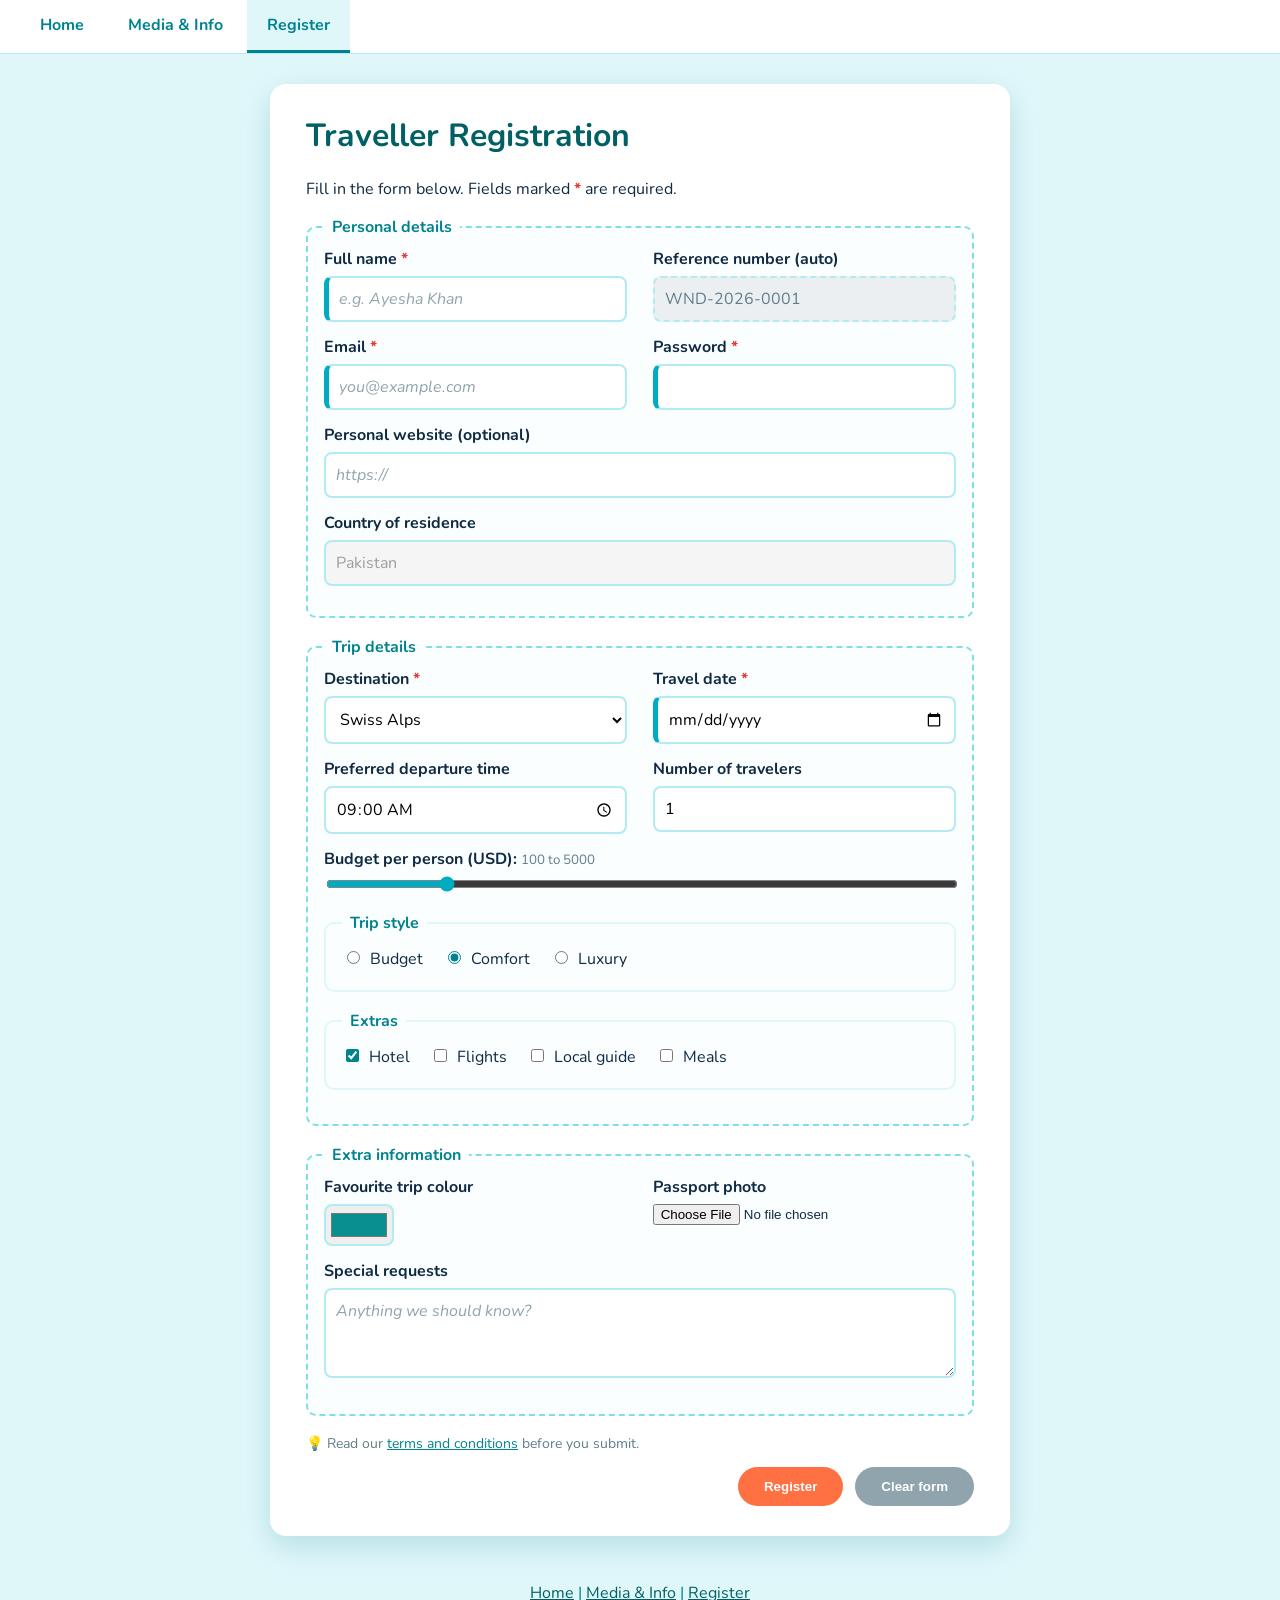
<file: register.html>
<!DOCTYPE html>
<html lang="en">
<head>
  <meta charset="UTF-8">
  <meta name="viewport" content="width=device-width, initial-scale=1.0">
  <title>Wanderly | Register</title>
  <link rel="preconnect" href="https://fonts.googleapis.com">
  <link rel="preconnect" href="https://fonts.gstatic.com" crossorigin>
  <link href="https://fonts.googleapis.com/css2?family=Nunito:wght@400;700&display=swap" rel="stylesheet">
  <link rel="stylesheet" href="register.css">
</head>
<body>

  <nav class="tabs">
    <a href="index.html">Home</a>
    <a href="media.html">Media &amp; Info</a>
    <a href="register.html" aria-current="page">Register</a>
  </nav>

  <main class="form-wrap">
    <h1>Traveller Registration</h1>
    <p>Fill in the form below. Fields marked <span class="req-note">*</span> are required.</p>

    <form action="#" method="post">

      <fieldset>
        <legend>Personal details</legend>

        <div class="row">
          <div class="field">
            <label for="name" class="req">Full name</label>
            <input type="text" id="name" name="name" required minlength="3" maxlength="40"
                   placeholder="e.g. Ayesha Khan">
          </div>
          <div class="field">
            <label for="ref">Reference number (auto)</label>
            <input type="text" id="ref" name="ref" value="WND-2026-0001" readonly>
          </div>
        </div>

        <div class="row">
          <div class="field">
            <label for="email" class="req">Email</label>
            <input type="email" id="email" name="email" required placeholder="you@example.com">
          </div>
          <div class="field">
            <label for="pass" class="req">Password</label>
            <input type="password" id="pass" name="pass" required minlength="8" maxlength="20">
          </div>
        </div>

        <div class="field">
          <label for="site">Personal website (optional)</label>
          <input type="url" id="site" name="site" placeholder="https://">
        </div>

        <div class="field">
          <label for="country">Country of residence</label>
          <input type="text" id="country" name="country" value="Pakistan" disabled>
        </div>
      </fieldset>

      <fieldset>
        <legend>Trip details</legend>

        <div class="row">
          <div class="field">
            <label for="dest" class="req">Destination</label>
            <select id="dest" name="dest" required>
              <option value="">-- Choose --</option>
              <option value="hunza">Hunza Valley</option>
              <option value="alps" selected>Swiss Alps</option>
              <option value="maldives">Maldives</option>
              <option value="bali">Bali</option>
              <option value="cairo" disabled>Cairo (sold out)</option>
            </select>
          </div>
          <div class="field">
            <label for="date" class="req">Travel date</label>
            <input type="date" id="date" name="date" required min="2026-10-17" max="2027-12-31">
          </div>
        </div>

        <div class="row">
          <div class="field">
            <label for="time">Preferred departure time</label>
            <input type="time" id="time" name="time" value="09:00">
          </div>
          <div class="field">
            <label for="travelers">Number of travelers</label>
            <input type="number" id="travelers" name="travelers" min="1" max="20" value="1">
          </div>
        </div>

        <div class="field">
          <label for="budget">Budget per person (USD): <small>100 to 5000</small></label>
          <input type="range" id="budget" name="budget" min="100" max="5000" step="50" value="1000">
        </div>

        <fieldset>
          <legend>Trip style</legend>
          <label class="inline"><input type="radio" name="style" value="budget"> Budget</label>
          <label class="inline"><input type="radio" name="style" value="comfort" checked> Comfort</label>
          <label class="inline"><input type="radio" name="style" value="luxury"> Luxury</label>
        </fieldset>

        <fieldset>
          <legend>Extras</legend>
          <label class="inline"><input type="checkbox" name="extra" value="hotel" checked> Hotel</label>
          <label class="inline"><input type="checkbox" name="extra" value="flights"> Flights</label>
          <label class="inline"><input type="checkbox" name="extra" value="guide"> Local guide</label>
          <label class="inline"><input type="checkbox" name="extra" value="meals"> Meals</label>
        </fieldset>
      </fieldset>

      <fieldset>
        <legend>Extra information</legend>

        <div class="row">
          <div class="field">
            <label for="color">Favourite trip colour</label>
            <input type="color" id="color" name="color" value="#0a8f8f">
          </div>
          <div class="field">
            <label for="passport">Passport photo</label>
            <input type="file" id="passport" name="passport" accept="image/*">
          </div>
        </div>

        <div class="field">
          <label for="notes">Special requests</label>
          <textarea id="notes" name="notes" rows="3" maxlength="200"
                    placeholder="Anything we should know?"></textarea>
        </div>
      </fieldset>

      <p class="hint">Read our <a href="https://example.com/terms">terms and conditions</a> before you submit.</p>

      <div class="buttons">
        <button type="submit">Register</button>
        <button type="reset">Clear form</button>
      </div>

    </form>
  </main>

  <footer class="tabs-footer">
    <a href="index.html">Home</a> | <a href="media.html">Media &amp; Info</a> | <a href="register.html">Register</a>
  </footer>

</body>
</html>
</file>
<file: register.css>
/* register.css: Page 3 (Register) only */

* { box-sizing: border-box; }

body {
  margin: 0;
  font-family: "Nunito", Arial, sans-serif;
  color: #102a43;
  background-color: #e0f7fa;
}

/* Navigation */
.tabs {
  background-color: #ffffff;
  border-bottom: 1px solid #b2ebf2;
  padding: 0 20px;
}
.tabs a {
  display: inline-block;
  padding: 14px 20px;
  color: #00838f;
  font-weight: bold;
  text-decoration: none;
  border-bottom: 3px solid transparent;
}
.tabs a:hover { border-bottom-color: #ff7043; }
.tabs a[aria-current="page"] {
  background-color: #e0f7fa;
  border-bottom-color: #00838f;
}

/* Form card */
.form-wrap {
  max-width: 740px;
  margin: 30px auto;
  padding: 30px 36px;
  background-color: #ffffff;
  border-radius: 16px;
  box-shadow: 0 10px 30px rgba(0, 131, 143, 0.2);
}
h1 { margin-top: 0; color: #006064; }
h1::selection { background-color: #ffe082; }
.req-note { color: #e53935; font-weight: bold; }

/* Fieldsets */
fieldset {
  margin: 0 0 18px;
  padding: 10px 16px 16px;
  border: 2px dashed #80deea;
  border-radius: 10px;
}
legend { padding: 0 8px; font-weight: bold; color: #00838f; }
fieldset fieldset { border-style: solid; border-color: #e0f7fa; }

/* Labels and fields */
.field { margin-bottom: 14px; }
.field label { display: block; margin-bottom: 4px; font-weight: bold; }
.field label.req::after { content: " *"; color: #e53935; }
.field small { font-weight: normal; color: #607d8b; }

/* Two-column rows */
.row::after { content: ""; display: block; clear: both; }
.row .field { float: left; width: 48%; margin-right: 4%; }
.row .field:nth-child(2n) { margin-right: 0; }

/* Shared input look */
input[type="text"],
input[type="password"],
input[type="email"],
input[type="url"],
input[type="date"],
input[type="time"],
input[type="number"],
select,
textarea {
  width: 100%;
  padding: 10px;
  font: inherit;
  background-color: #ffffff;
  border: 2px solid #b2ebf2;
  border-radius: 8px;
}
textarea { resize: vertical; min-height: 80px; }
input::placeholder,
textarea::placeholder {
  color: #90a4ae;
  font-style: italic;
}

/* Attribute selectors */
input[required] { border-left: 5px solid #00acc1; }
input[readonly] { background-color: #eceff1; color: #607d8b; border-style: dashed; }
input[disabled] { background-color: #f5f5f5; color: #9e9e9e; cursor: not-allowed; }
input[type="range"] { width: 100%; padding: 0; border: none; accent-color: #00acc1; }
input[type="color"] { width: 70px; height: 42px; padding: 3px; border: 2px solid #b2ebf2; border-radius: 8px; }
input[type="file"] { width: 100%; }

/* Radio and checkbox */
input[type="radio"],
input[type="checkbox"] {
  width: auto;
  margin-right: 6px;
  accent-color: #00838f;
}
fieldset label.inline {
  display: inline-block;
  margin: 4px 16px 4px 0;
  font-weight: normal;
  cursor: pointer;
}

/* Combinators */
form > fieldset { background-color: #fafeff; }
.field label + input,
.field label + select,
.field label + textarea { margin-top: 2px; }

/* Pseudo-classes */
input:hover,
select:hover,
textarea:hover { background-color: #f1fdfe; }
input:focus,
select:focus,
textarea:focus {
  outline: none;
  border-color: #00acc1;
  box-shadow: 0 0 0 3px rgba(0, 172, 193, 0.25);
}
input:focus:valid { border-color: #43a047; }
input:focus:invalid { border-color: #e53935; }
option:disabled { color: #b0bec5; }

/* Hint */
.hint { font-size: 14px; color: #607d8b; }
.hint::before { content: "\1F4A1  "; }
.hint a[href^="https"] { color: #00838f; }

/* Buttons */
.buttons { text-align: right; }
button {
  padding: 12px 26px;
  margin-left: 8px;
  border: none;
  border-radius: 30px;
  background-color: #ff7043;
  color: #ffffff;
  font-weight: bold;
  cursor: pointer;
}
button:hover { background-color: #f4511e; }
button:focus { outline: 3px solid #ffab91; }
button[type="reset"] { background-color: #90a4ae; }
button[type="reset"]:hover { background-color: #607d8b; }

/* Footer */
.tabs-footer { text-align: center; padding: 16px; color: #00838f; }
.tabs-footer a { color: #006064; }
</file>
